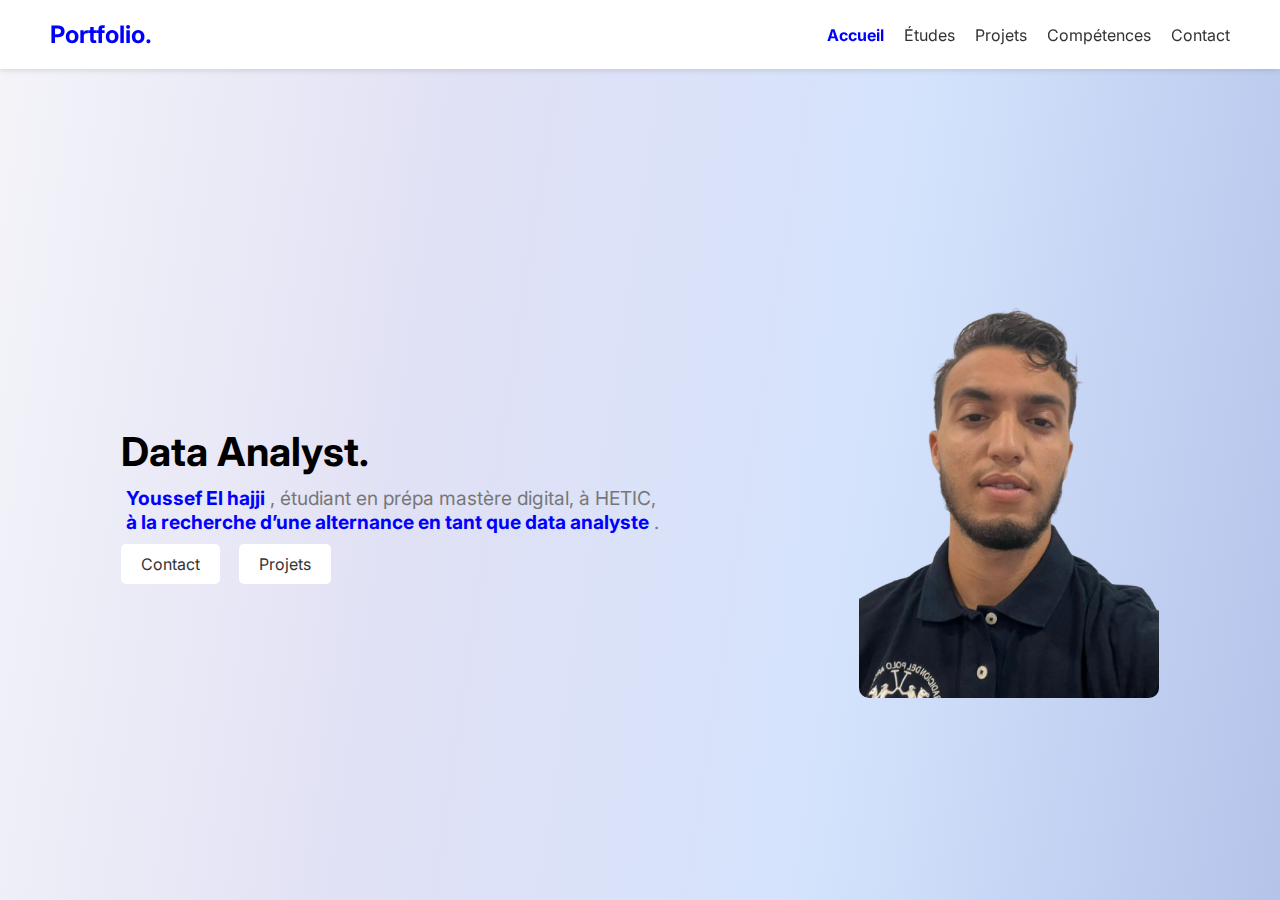
<file: index.html>
<!DOCTYPE html>
<html lang="fr">
<head>
    <meta charset="UTF-8">
    <meta name="viewport" content="width=device-width, initial-scale=1.0">
    <title>Portfolio - Accueil</title>
    <link rel="stylesheet" href="style.css">
    <link rel="preconnect" href="https://fonts.googleapis.com">
    <link rel="preconnect" href="https://fonts.gstatic.com" crossorigin>
    <link href="https://fonts.googleapis.com/css2?family=Inter:ital,opsz,wght@0,14..32,100..900;1,14..32,100..900&display=swap" rel="stylesheet">
</head>
<body>
    <script src="app.js"></script>
    <header>
        <a class="name" href="index.html">Portfolio.</a>
        <button class="burger-menu" aria-label="Menu">
            <span></span>
            <span></span>
            <span></span>
        </button>
        <nav >
            <a href="index.html" class="active">Accueil</a>
            <a href="Etude.html">Études</a>
            <a href="projet.html">Projets</a>
            <a href="competences.html">Compétences</a>
            <a href="contact.html">Contact</a>
        </nav>
    </header>

    <div class="content">
        <div class="text-content">
            <h1>Data Analyst.</h1>
            <p> <span class="highlight">Youssef El hajji</span>, étudiant en prépa mastère digital, à HETIC,<br> <span class="highlight">à la recherche d’une alternance en tant que data analyste</span>.</p>
            <div class="buttons">
                <a href="contact.html" class="btn contact-btn">Contact</a>
                <a href="projet.html" class="btn projects-btn">Projets</a>
            </div>
        </div>
        <img src="Photo2.png" alt="Votre photo" class="profile-image">
    </div>
</body>
</html>
</file>
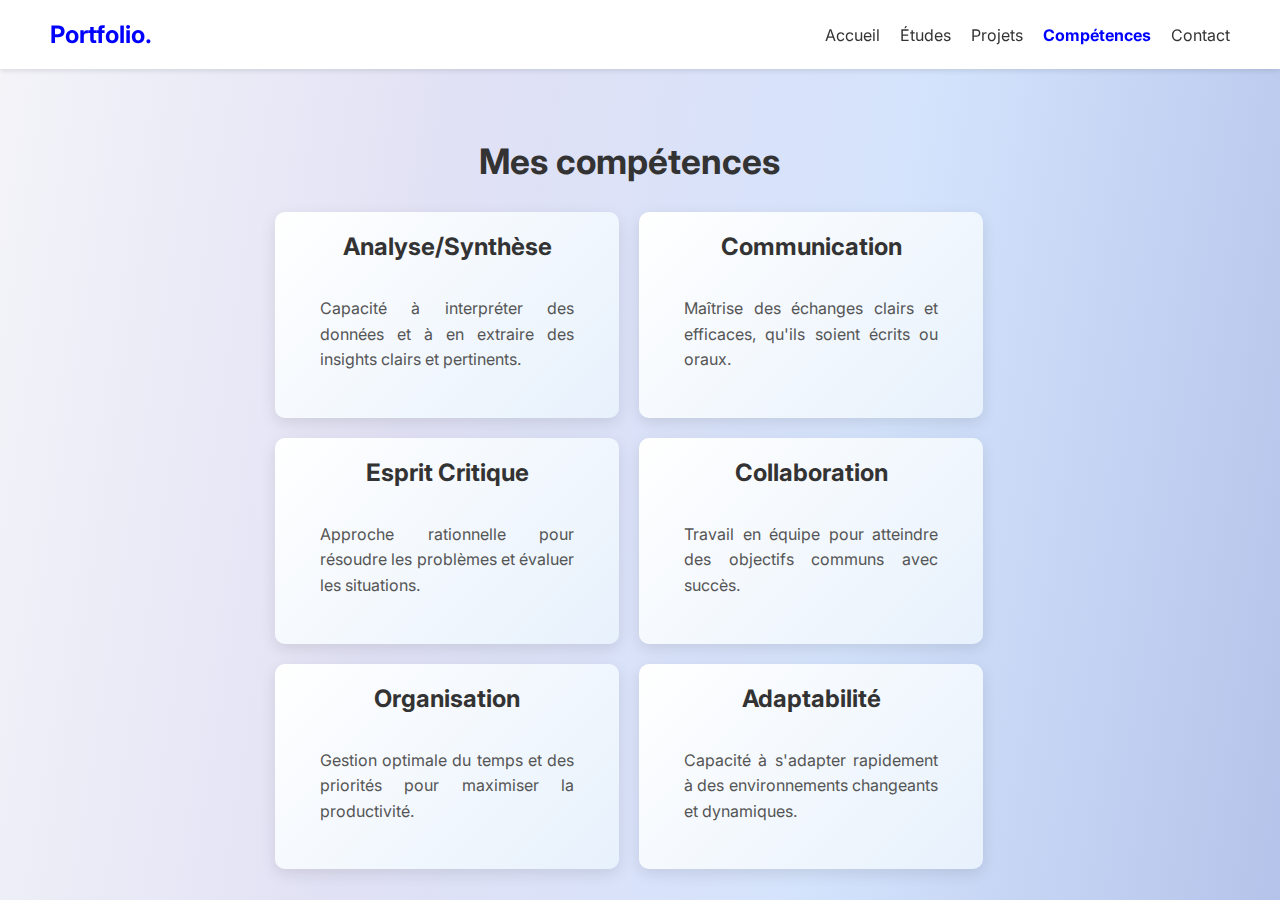
<file: competences.html>
<!DOCTYPE html>
<html lang="fr">
<head>
    <meta charset="UTF-8">
    <meta name="viewport" content="width=device-width, initial-scale=1.0">
    <title>Portfolio - Compétences</title>
    <link rel="stylesheet" href="style.css">
    <link rel="preconnect" href="https://fonts.googleapis.com">
    <link rel="preconnect" href="https://fonts.gstatic.com" crossorigin>
    <link href="https://fonts.googleapis.com/css2?family=Inter:ital,opsz,wght@0,14..32,100..900;1,14..32,100..900&display=swap" rel="stylesheet">
</head>
<body>
    <script src="app.js"></script>
    <header>
        <a class="name" href="index.html">Portfolio.</a>
        <button class="burger-menu" aria-label="Menu">
            <span></span>
            <span></span>
            <span></span>
        </button>
        <nav>
            <a href="index.html">Accueil</a>
            <a href="Etude.html">Études</a>
            <a href="projet.html">Projets</a>
            <a href="competences.html"class="active">Compétences</a>
            <a href="contact.html">Contact</a>
        </nav>
    </header>
    <div class="main-content">
        <div class="skills-section">
            <div class="intro">
                <h2>Mes compétences</h2>
            </div>
            <div class="skills-grid">
                <div class="skill-card">
                    <h3>Analyse/Synthèse</h3>
                    <p>Capacité à interpréter des données et à en extraire des insights clairs et pertinents.</p>
                </div>
                <div class="skill-card">
                    <h3>Communication</h3>
                    <p>Maîtrise des échanges clairs et efficaces, qu'ils soient écrits ou oraux.</p>
                </div>
                <div class="skill-card">
                    <h3>Esprit Critique</h3>
                    <p>Approche rationnelle pour résoudre les problèmes et évaluer les situations.</p>
                </div>
                <div class="skill-card">
                    <h3>Collaboration</h3>
                    <p>Travail en équipe pour atteindre des objectifs communs avec succès.</p>
                </div>
                <div class="skill-card">
                    <h3>Organisation</h3>
                    <p>Gestion optimale du temps et des priorités pour maximiser la productivité.</p>
                </div>
                <div class="skill-card">
                    <h3>Adaptabilité</h3>
                    <p>Capacité à s'adapter rapidement à des environnements changeants et dynamiques.</p>
                </div>
            </div>
        </div>
        
    </div>
</body>
</html>
</file>
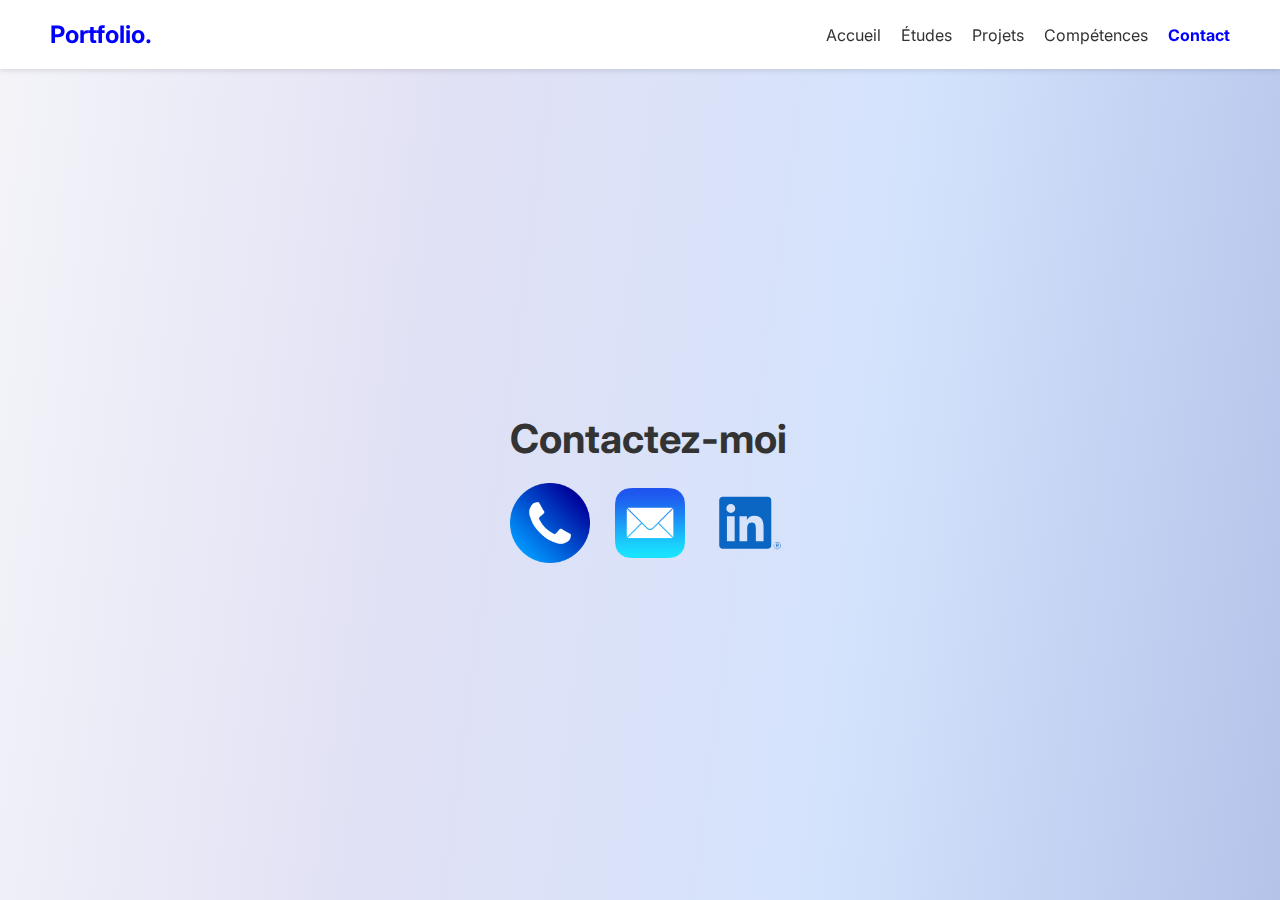
<file: contact.html>
<!DOCTYPE html>
<html lang="fr">
<head>
    <meta charset="UTF-8">
    <meta name="viewport" content="width=device-width, initial-scale=1.0">
    <title>Portfolio - Contact</title>
    <link rel="stylesheet" href="style.css">
    <link rel="preconnect" href="https://fonts.googleapis.com">
    <link rel="preconnect" href="https://fonts.gstatic.com" crossorigin>
    <link href="https://fonts.googleapis.com/css2?family=Inter:ital,opsz,wght@0,14..32,100..900;1,14..32,100..900&display=swap" rel="stylesheet">
</head>
<body>
    <script src="app.js"></script>
    <header>
        <a class="name" href="index.html">Portfolio.</a>
        <button class="burger-menu" aria-label="Menu">
            <span></span>
            <span></span>
            <span></span>
        </button>
        <nav>
            <a href="index.html">Accueil</a>
            <a href="Etude.html">Études</a>
            <a href="projet.html">Projets</a>
            <a href="competences.html">Compétences</a>
            <a href="contact.html"class="active">Contact</a>
        </nav>
    </header>
    <div class="centre">
    <div class="main-content">
        <h1>Contactez-moi</h1>
        <div class="contact-container">
            <!-- Téléphone -->
            <div class="contact-item">
                <img src="icon phone.png" alt="Téléphone" class="contact-icon" onclick="showPhoneNumber()">
                <p id="phone-number" class="hidden">+33 7 58 02 64 04</p>
            </div>
    
            <!-- Email -->
            <div class="contact-item">
                <a href="mailto:youssefelhajji48@gmail.com">
                    <img src="mail icon.png" alt="Email" class="contact-icon">
                </a>
            </div>
    
            <!-- LinkedIn -->
            <div class="contact-item">
                <a href="https://www.linkedin.com/in/youssef-el-hajji-68b13730b/" target="_blank">
                    <img src="linkedl icon.svg" alt="LinkedIn" class="contact-icon">
                </a>
            </div>
        </div>
    </div>
</div>  
</body>
</html>
</file>
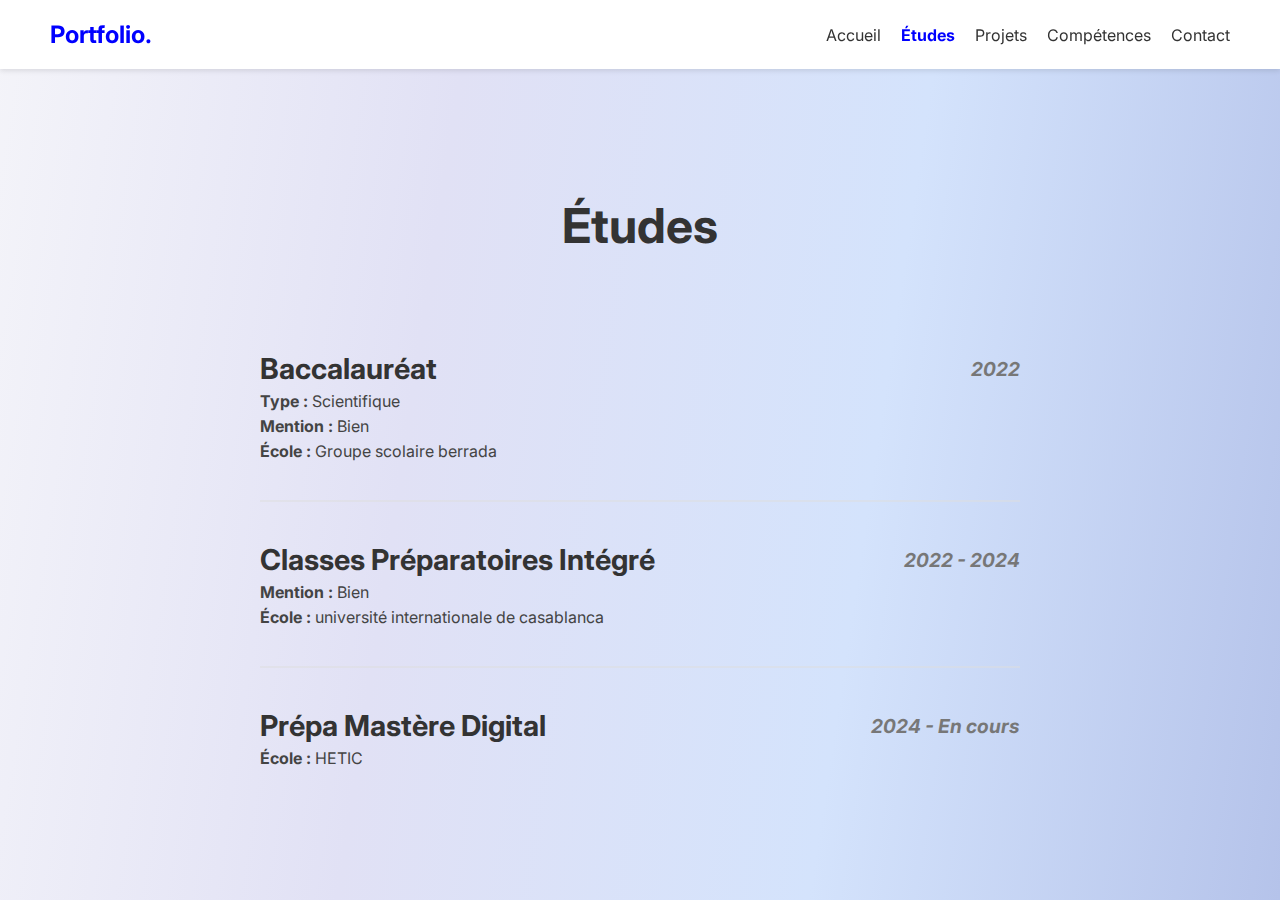
<file: Etude.html>
<!DOCTYPE html>
<html lang="fr">
<head>
    <meta charset="UTF-8">
    <meta name="viewport" content="width=device-width, initial-scale=1.0">
    <title>Portfolio - cursus</title>
    <link rel="stylesheet" href="style.css">
    <link rel="preconnect" href="https://fonts.googleapis.com">
    <link rel="preconnect" href="https://fonts.gstatic.com" crossorigin>
    <link href="https://fonts.googleapis.com/css2?family=Inter:ital,opsz,wght@0,14..32,100..900;1,14..32,100..900&display=swap" rel="stylesheet">
</head>
<body>
    <script src="app.js"></script>
    <header>
        <a class="name" href="index.html">Portfolio.</a>
        <button class="burger-menu" aria-label="Menu">
            <span></span>
            <span></span>
            <span></span>
        </button>

        <nav>
            <a href="index.html">Accueil</a>
            <a href="Etude.html"class="active">Études</a>
            <a href="projet.html">Projets</a>
            <a href="competences.html">Compétences</a>
            <a href="contact.html">Contact</a>
        </nav>
    </header>
    <h2 class="about-title">Études</h2>
<div class="about-content">
    <div class="cursus">
        <div class="cursus-item">
            <div class="cursus-header">
                <h2>Baccalauréat</h2>
                <span class="cursus-dates">2022</span>
            </div>
            <p><strong>Type :</strong> Scientifique</p>
            <p><strong>Mention :</strong> Bien</p>
            <p><strong>École :</strong> Groupe scolaire berrada</p>
        </div>
        <hr>
        <div class="cursus-item">
            <div class="cursus-header">
                <h2>Classes Préparatoires Intégré</h2>
                <span class="cursus-dates">2022 - 2024</span>
            </div>
            <p><strong>Mention :</strong> Bien</p>
            <p><strong>École :</strong> université internationale de casablanca</p>
        </div>
        <hr>
        <div class="cursus-item">
            <div class="cursus-header">
                <h2>Prépa Mastère Digital</h2>
                <span class="cursus-dates">2024 - En cours</span>
            </div>
            <p><strong>École :</strong> HETIC</p>
        </div>
        
        
    </div>
</div>

    
</body>
</html>
</file>
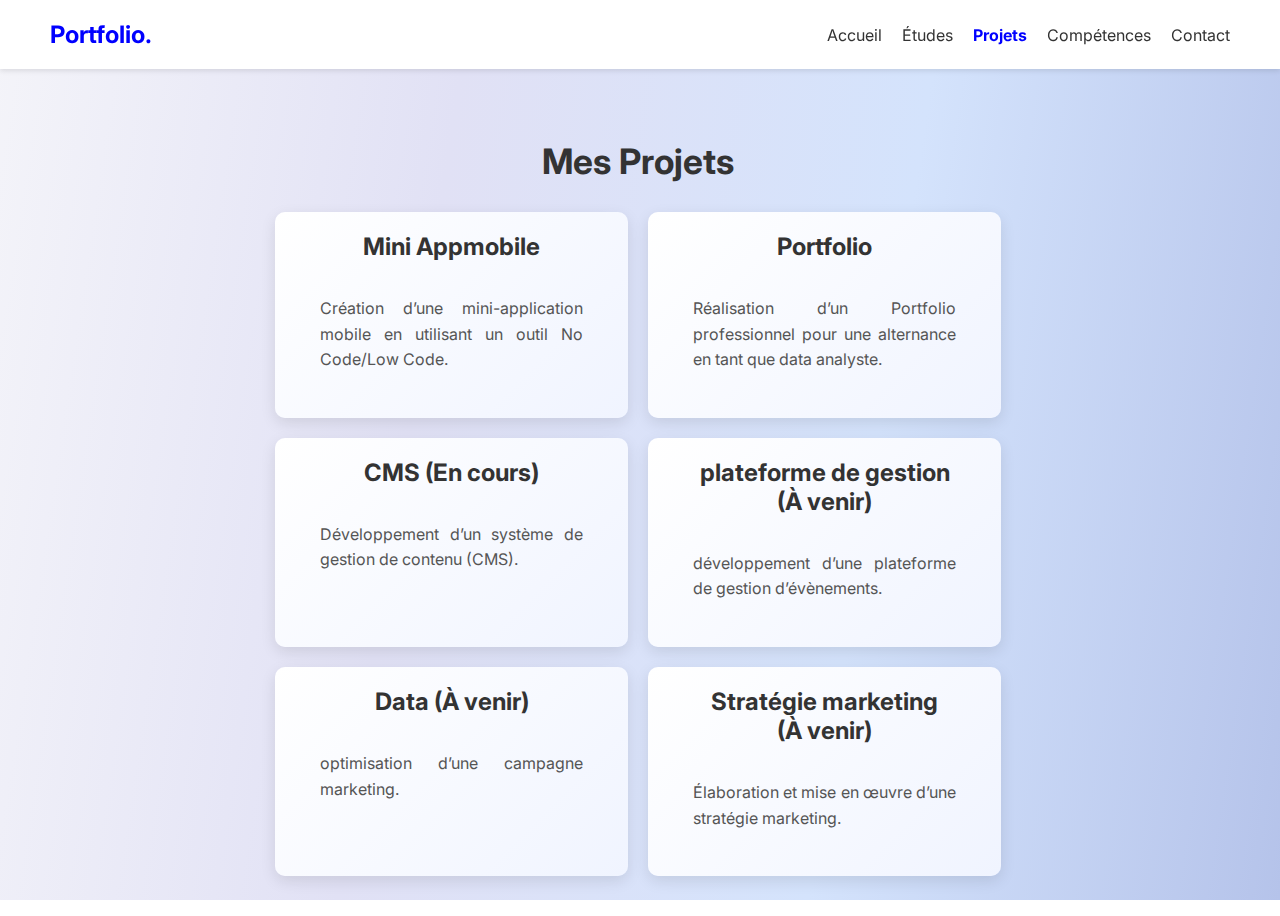
<file: projet.html>
<!DOCTYPE html>
<html lang="fr">
<head>
    <meta charset="UTF-8">
    <meta name="viewport" content="width=device-width, initial-scale=1.0">
    <title>Portfolio - Projets</title>
    <link rel="stylesheet" href="style.css">
    <link rel="preconnect" href="https://fonts.googleapis.com">
    <link rel="preconnect" href="https://fonts.gstatic.com" crossorigin>
    <link href="https://fonts.googleapis.com/css2?family=Inter:ital,opsz,wght@0,14..32,100..900;1,14..32,100..900&display=swap" rel="stylesheet">
</head>
<body>
    <script src="app.js"></script>
    <header>
        <a class="name" href="index.html">Portfolio.</a>
        <button class="burger-menu" aria-label="Menu">
            <span></span>
            <span></span>
            <span></span>
        </button>
        <nav>
            <a href="index.html">Accueil</a>
            <a href="Etude.html">Études</a>
            <a href="projet.html"class="active">Projets</a>
            <a href="competences.html">Compétences</a>
            <a href="contact.html">Contact</a>
        </nav>
    </header>
    <div class="main-content">
        <div class="projects-section">
            <div class="intro">
                <h2>Mes Projets</h2>
            </div>
            <div class="projects-grid">
            <div class="projects-card">
                <h3>Mini Appmobile</h3>
                <p>Création d’une mini-application mobile en utilisant un outil No Code/Low Code.</p>
            </div>
            <div class="projects-card">
                <h3>Portfolio</h3>
                <p>Réalisation d’un Portfolio professionnel pour une alternance en tant que data analyste.</p>
            </div>
            <div class="projects-card">
                <h3> CMS (En cours)</h3>
                <p>Développement d’un système de gestion de contenu (CMS).</p>
            </div>
            <div class="projects-card">
                <h3> plateforme de gestion <br>(À venir)</h3>
                <p>développement d’une plateforme de gestion d’évènements.</p>
            </div>
            <div class="projects-card">
                <h3>Data (À venir)</h3>
                <p>optimisation  d’une campagne marketing.</p>
            </div>
            <div class="projects-card">
                <h3>Stratégie marketing  <br> (À venir)</h3>
                <p>Élaboration et mise en œuvre d’une stratégie marketing.</p>
            </div>
        </div>
        </div>
        
    </div>
</body>
</html>
</file>
<file: style.css>
/* Style de base */
* {
    margin: 0;
    padding: 0;
    box-sizing: border-box;
    }
    /* Animation de fond sur toute la page */
html, body {
    justify-content: center;
    align-items: center;
    height: 100%;
    width: 100%;
    margin: 0;
    padding: 0;
    overflow-x: hidden; /* Empêche les débordements horizontaux */
    background: linear-gradient(90deg, #f4f4f9, #e1e1f5, #d4e3fc, #b5c3ea);
    background-size: 400% 100%; /* Étend le dégradé pour l'animation */
    animation: backgroundMovement 15s linear infinite;
    }
    /* Appliquer l'animation au body */
body {
    height: 100%;
    width: 100%;
    font-family: "inter",sans-serif;
    font-optical-sizing: auto;
    font-style: normal;
    background: linear-gradient(90deg, #f4f4f9, #e1e1f5, #d4e3fc, #b5c3ea);
    background-size: 400% 100%; /* Permet au dégradé de s'étirer */
    animation: none; /* Supprimer l'animation de fond existante */
    }
    /* Définition de l'animation */
@keyframes backgroundMovement {
    from {
            background-position: 0% 0;
        }
    to {
            background-position: 100% 0;
        }
    }
/* Animation d'apparition */
@keyframes fadeIn {
    from { opacity: 0; transform: translateY(30px); }
    to { opacity: 1; transform: translateY(0); }
    }
    /* Header */
header {
    display: flex;
    justify-content: space-between;
    align-items: center;
    padding: 20px 50px;
    background-color: white;
    box-shadow: 0 2px 5px rgba(0, 0, 0, 0.1);
    position: fixed;
    top: 0;
    left: 0;
    width: 100%;
    z-index: 1000;
    }
    
header .name {
    font-size: 1.5em;
    font-weight: bold;
    color: blue;
    text-decoration: none;
    }
    
header nav {
    display: flex;
    gap: 20px;
    }
    
header nav a {
    color: #333;
    text-decoration: none;
    font-size: 1em;
    transition: all 0.3s ease;
    }
    
header nav a.active,
header nav a:hover {
    font-weight: bold;
    color: blue;
    }
    
.burger-menu {
        display: none;
        flex-direction: column;
        justify-content: space-between;
        width: 25px;
        height: 20px;
        border: none;
        background: none;
        cursor: pointer;
    }
    
.burger-menu span {
        display: block;
        width: 100%;
        height: 3px;
        background-color: #333;
        transition: transform 0.3s ease, opacity 0.3s ease;
    }
    /* section accueil */
.content {
        display: flex;
        align-items: center;
        justify-content: center;
        height: 100vh;
        padding-top: 100px; /* Pour éviter de chevaucher le header */
        animation: fadeIn 1s ease-in-out;
    }
.text-content {
        max-width: 50%;
    }
        
.text-content h1 {
        font-size: 2.5em;
        margin-bottom: 10px;
    }
        
.text-content .highlight {
        color: blue;
        font-weight: bold;
    }
        
.text-content p {
        font-size: 1.2em;
        color: #777;
        margin-bottom: 20px;
    }
        
.buttons {
        margin-top: 20px;
    }
        
.btn {
        text-decoration: none;
        padding: 10px 20px;
        font-size: 1em;
        border-radius: 5px;
        margin-right: 15px;
        transition: all 0.3s ease;
    }
        
.contact-btn {
        background-color: white;
        color: #333;
    }
.buttons a:hover{
        background-color: blue;
        color :white;
    }
.projects-btn {
         background-color: white;
        color: #333;
    }
        
.contact-btn:hover {
        background-color: #f4f4f9;
    }
        
.projects-btn:hover {
            background-color:blue;
    }
        /* Image */
.profile-image {
            width: 300px;
            margin-left: 200px;
            border-radius: 10px;
            
    } 
    /* Style de la section etudes */
.main-content {
        display: flex;
        flex-direction: column;
        align-items: flex-start; 
        justify-content: center;
        min-height: 100vh;
        padding-top: 80px;
        background-size: 400% 100%;
        animation: backgroundMovement 15s linear infinite;
        margin: 0 auto; 
        max-width: 850px; 
        padding-left: 20px; 
    }
    
    /* Style pour le titre d'etudes */
.main-content h1 {
    font-size: 2.5em;
    color: #333;
    margin-bottom: 20px;
    text-align: center;
    }
    
    /* Style pour le texte d'etudes */
.main-content p {
        font-size: 1.2em;
        line-height: 1.8;
        color: #444;
        max-width: 850px; 
        padding: 25px;
        text-align: justify;
        margin: 0 auto;
        animation: fadeIn 1s ease-in-out;
    }
    
    /* Style général de la section À propos */
.about-title {
        font-size: 3em; 
        text-align: center; 
        color: #333; 
        position: relative; 
        top: 25%; 
        left: 50%; 
        transform: translate(-50%, -50%); /* Centre le point d'origine du titre */
        z-index: 10; /* Assure sa visibilité par-dessus le reste */
    }
    
    /* Ajustement du conteneur about-content */
.about-content {
        max-width: 800px;
        margin: 50px auto;
        padding: 20px;
        animation: backgroundMovement 15s linear infinite;
        font-family: 'Inter', sans-serif;
        position: relative;
        top: 50%;
        transform: translateY(-50%);
    }
    
    
    /* Titre principal */
.about-content h1 {
        font-size: 2.5em;
        text-align: center;
        margin-bottom: 30px;
        color: #333;
    }
    
    /* Conteneur du cursus */
.about-content .cursus {
        display: flex;
        flex-direction: column;
        gap: 20px;
        animation: fadeIn 1s ease-in-out
    }
    
    /* Style pour chaque section du cursus */
.about-content .cursus-item {
        display: flex;
        flex-direction: column;
        gap: 5px;
    }
    
    /* Entête pour chaque élément du cursus */
.about-content .cursus-header {
        display: flex;
        justify-content: space-between;
        align-items: center;
        font-size: 1.2em;
        font-weight: bold;
        color: #333;
    }
    
    /* Dates à droite */
.about-content .cursus-dates {
        font-size: 1em;
        color: #777;
        font-style: italic;
    }
    
    /* Textes détaillés */
.about-content .cursus-item p {
        font-size: 1em;
        color: #444;
    }
    
    /* Ligne séparatrice entre les sections */
.about-content hr {
        border: none;
        border-top: 1px solid #ddd;
        margin: 20px 0;
    }
    /* Section des projets */
.projects-section {
    margin-top: 40px;
    padding: 20px;
    text-align: center;
    }
.intro h2 {
    font-size: 2.2em;
    color: #333;
    margin-bottom: 10px;
    }
.projects-grid{
    display: grid;
    grid-template-columns: repeat(auto-fit, minmax(300px, 1fr));
    gap: 20px;
    padding: 20px;
    }
.projects-card {
    background: linear-gradient(135deg, #ffffff, #f0f4ff);
    border-radius: 10px;
    padding: 20px;
    box-shadow: 0px 5px 15px rgba(0, 0, 0, 0.1);
    transition: transform 0.3s ease, box-shadow 0.3s ease;
    }

.projects-card h3 {
    font-size: 1.5em;
    color: #333;
    margin-bottom: 10px;
    }

.projects-card p {
    font-size: 1em;
    color: #555;
    line-height: 1.6;
    }

.projects-card:hover {
    transform: translateY(-5px);
    box-shadow: 0px 8px 20px rgba(0, 0, 0, 0.15);
    } 
    /* Texte en surbrillance */
.highlight {
    color: #007bff; 
    font-weight: bold;
    padding: 0 5px;
    border-radius: 5px;
    }

    /* Section des compétences */
.skills-section {
    margin-top: 40px;
    padding: 20px;
    text-align: center;
    }

.intro h2 {
    font-size: 2.2em;
    color: #333;
    margin-bottom: 10px;
    }


.skills-grid {
    display: grid;
    grid-template-columns: repeat(auto-fit, minmax(300px, 1fr));
    gap: 20px;
    padding: 20px;
    }

.skill-card {
    background: linear-gradient(135deg, #ffffff, #e7f1fc);
    border-radius: 10px;
    padding: 20px;
    box-shadow: 0px 5px 15px rgba(0, 0, 0, 0.1);
    transition: transform 0.3s ease, box-shadow 0.3s ease;
    }

.skill-card h3 {
    font-size: 1.5em;
    color: #333;
    margin-bottom: 10px;
    }

.skill-card p {
    font-size: 1em;
    color: #555;
    line-height: 1.6;
    }

.skill-card:hover {
    transform: translateY(-5px);
    box-shadow: 0px 8px 20px rgba(0, 0, 0, 0.15);
    }  
    /* section contact */
        
.contact-container {
        display: flex;
        flex-direction: row; /* Alignement horizontal */
        justify-content: center; /* Centrage des éléments */
        align-items: center;
        gap: 20px; /* Espace entre les icônes */
    }
.centre{
    display: flex;
    }
    /* Style des icônes */
.contact-item {
        text-align: center;
        position: relative; /* Nécessaire pour le numéro */
    }
    
.contact-icon {
        width: 80px;
        height: 80px;
        cursor: pointer;
        transition: transform 0.3s ease;
    }
    
.contact-icon:hover {
        transform: scale(1.2); /* Zoom au survol */
    }
    
    /* Style pour le numéro de téléphone */
#phone-number {
        font-size: 1.2em;
        color: #333;
        margin-top: 10px;
        transition: opacity 0.3s ease;
    }
    
.hidden {
        display: none; /* Masqué par défaut */
    }
/* Général pour petits écrans */
@media (max-width: 1200px) {
    .content {
            text-align: center;
        }

    .text-content {
            max-width: 100%;
        }

    .profile-image {
            margin: 20px auto;
            width: 250px;
        }

    .buttons {
            justify-content: center;
        }
    }

/* Ordinateur de bureau (min-width: 1024px) */
@media (min-width: 1024px) {
    .about-title {
            font-size: 3em; /* Taille du titre inchangée */
        }

    .about-content {
            max-width: 800px; /* Utilise la largeur maximale */
        }

    .about-content h1 {
            font-size: 2.5em; /* Taille du titre inchangée */
        }
    }

/* Smartphones (max 768px) */
@media (max-width: 768px) {
    .content{
            flex-direction: column;
        }
    header nav {
            display: none;
            flex-direction: column;
            position: absolute;
            top: 100%;
            left: 0;
            width: 100%;
            background: white;
            box-shadow: 0 2px 5px rgba(0, 0, 0, 0.1);
            padding: 20px;
            gap: 10px;
        }

    header nav.active {
            display: flex;
            text-align: center;
        }

    .burger-menu {
            display: flex;
        }
    .text-content h1 {
            font-size: 2em;
        }

    .main-content {
            padding: 20px;
        }

    .projects-grid, .skills-grid {
            grid-template-columns: 1fr;
        }
        
    header {
            flex-wrap: wrap;
        }
    .about-title {
            font-size: 2.5em; /* Ajuste la taille du titre */
            top: 20%; /* Ajuste la position verticale */
        }

    .about-content {
            max-width: 90%; /* Réduit un peu la largeur */
            padding: 15px; /* Réduit les espacements internes */
        }

    .about-content h1 {
            font-size: 2.2em; /* Taille du titre légèrement réduite */
        }

    .about-content .cursus {
            gap: 18px; /* Espacement ajusté entre les éléments */
        }

    .about-content .cursus-header {
            font-size: 1.1em; /* Ajuste la taille du texte */
        }

    .about-content .cursus-item p {
            font-size: 1em; /* Ajuste la taille du texte */
        }

    }

    /* Très petits écrans (max 480px) */
    @media (max-width: 480px) {
    .text-content h1 {
            font-size: 1.5em;
        }

    .buttons .btn {
            font-size: 0.9em;
            padding: 8px 15px;
        }

    .profile-image {
            width: 200px;
        }
    }
</file>
